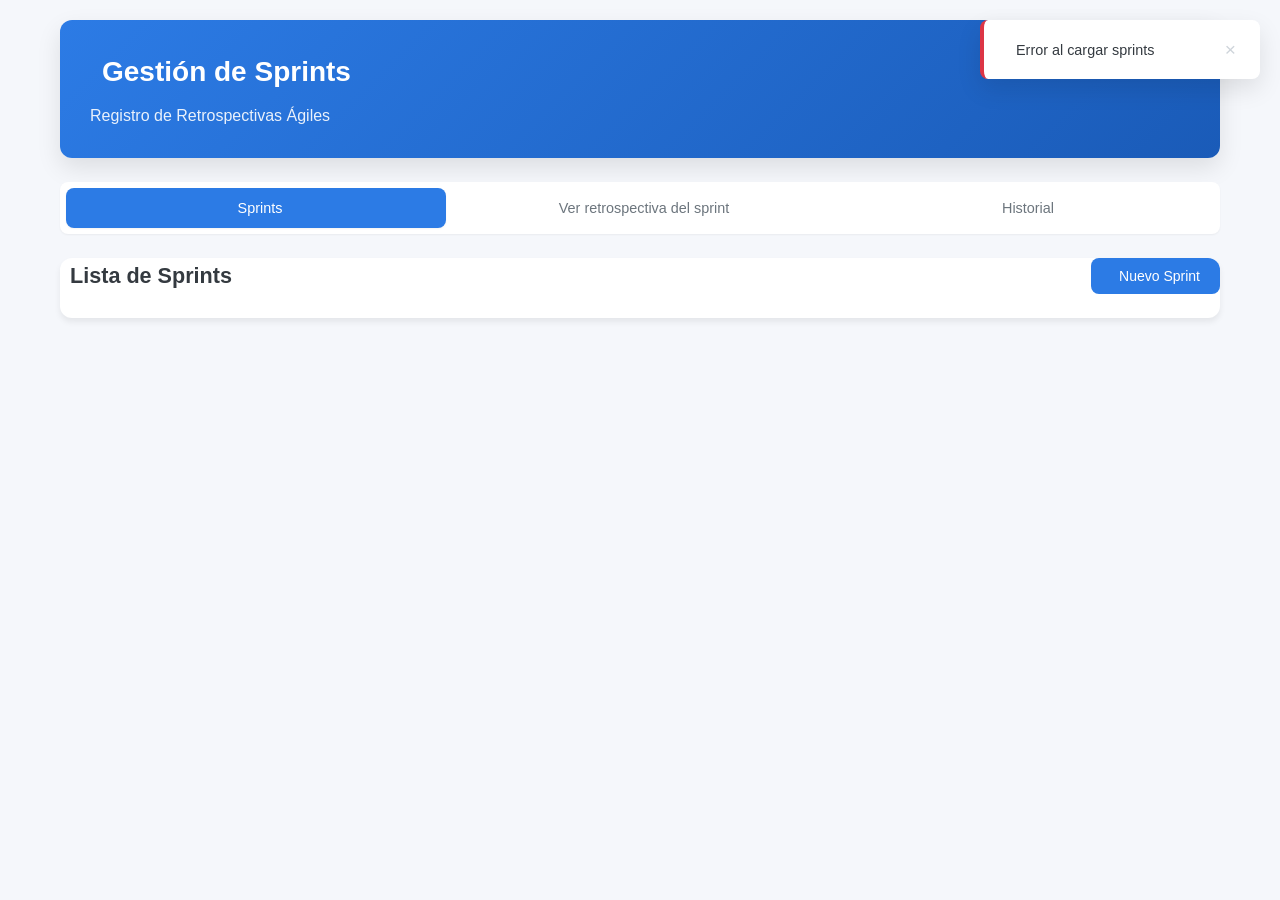
<file: front/retro-app/index.html>
<!DOCTYPE html>
<html lang="es">
<head>
    <meta charset="UTF-8">
    <meta http-equiv="refresh" content="0; url=sprints.html">
    <script>window.location.href = "sprints.html";</script>
</head>
<body>
    <p>Redirigiendo a <a href="sprints.html">Sprints</a>...</p>
</body>
</html>
</file>
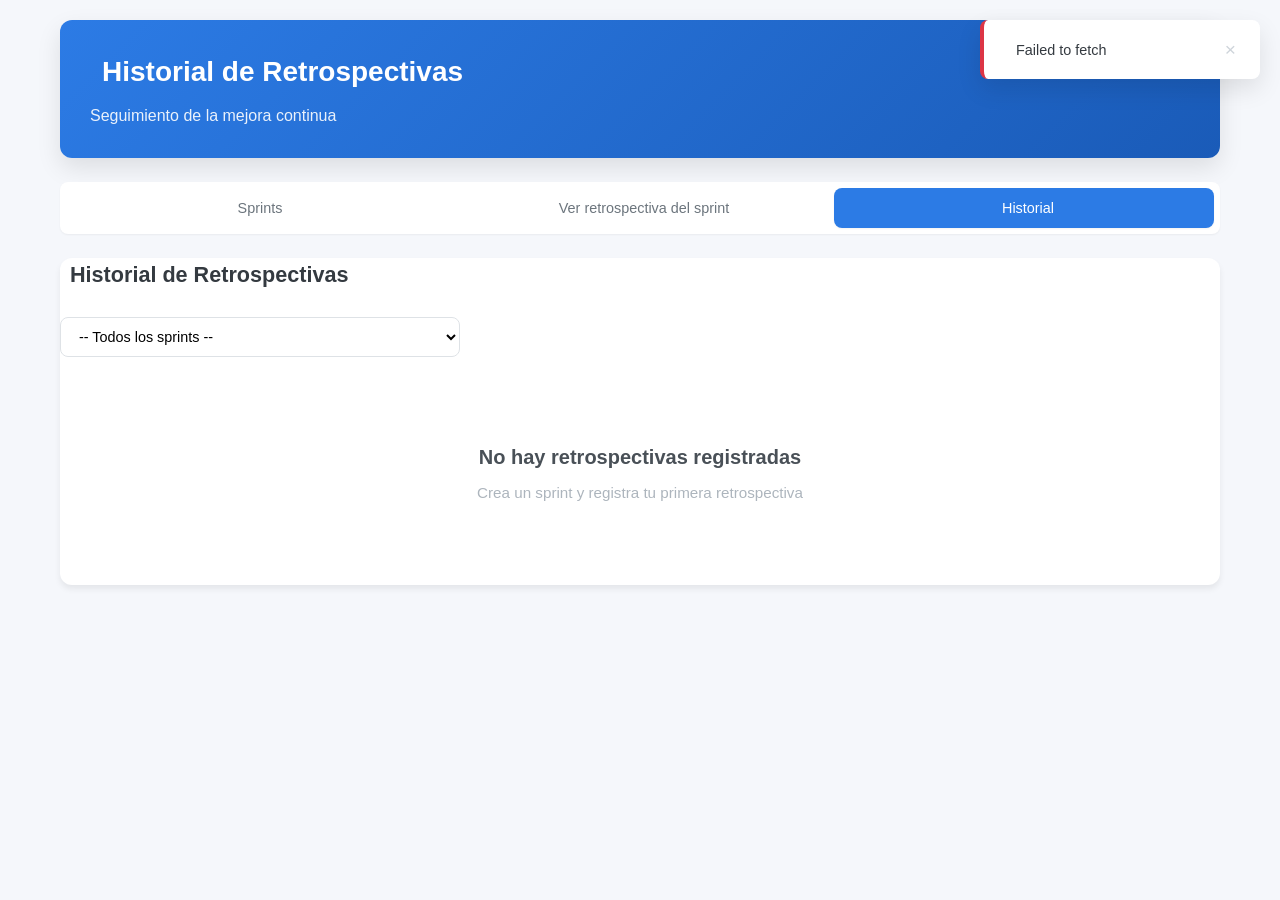
<file: front/retro-app/historial.html>
<!DOCTYPE html>
<html lang="es">
<head>
    <meta charset="UTF-8">
    <meta name="viewport" content="width=device-width, initial-scale=1.0">
    <title>Historial de Retrospectivas</title>
    <link rel="stylesheet" href="css/styles.css">
</head>
<body>
    <div class="app-container">
        <header class="header">
            <div class="header-content">
                <h1><i class="fas fa-history"></i> Historial de Retrospectivas</h1>
                <p class="subtitle">Seguimiento de la mejora continua</p>
            </div>
        </header>

        <nav class="nav-tabs" role="tablist">
            <button class="tab-btn" role="tab" onclick="location.href='sprints.html'">
                <i class="fas fa-calendar-alt"></i> Sprints
            </button>
            <button class="tab-btn" role="tab" onclick="location.href='retrospectiva.html'">
                <i class="fas fa-comments"></i> Ver retrospectiva del sprint
            </button>
            <button class="tab-btn active" role="tab" onclick="location.href='historial.html'">
                <i class="fas fa-history"></i> Historial
            </button>
        </nav>

        <main class="main-content">
            <div class="panel-header">
                <h2><i class="fas fa-history"></i> Historial de Retrospectivas</h2>
            </div>

            <div class="toast-container" id="toast-container"></div>

            <div class="historial-filters">
                <form method="get" action="historial.html" id="filter-form">
                    <select id="filter-sprint" name="sprint_id" class="form-control" onchange="this.form.submit()">
                        <option value="">-- Todos los sprints --</option>
                    </select>
                </form>
            </div>

            <div class="historial-content" id="historial-content">
                <div class="empty-state">
                    <i class="fas fa-history"></i>
                    <h3>No hay retrospectivas registradas</h3>
                    <p>Crea un sprint y registra tu primera retrospectiva</p>
                </div>
            </div>
        </main>
    </div>

    <script type="module" src="js/historial.js"></script>
</body>
</html>
</file>
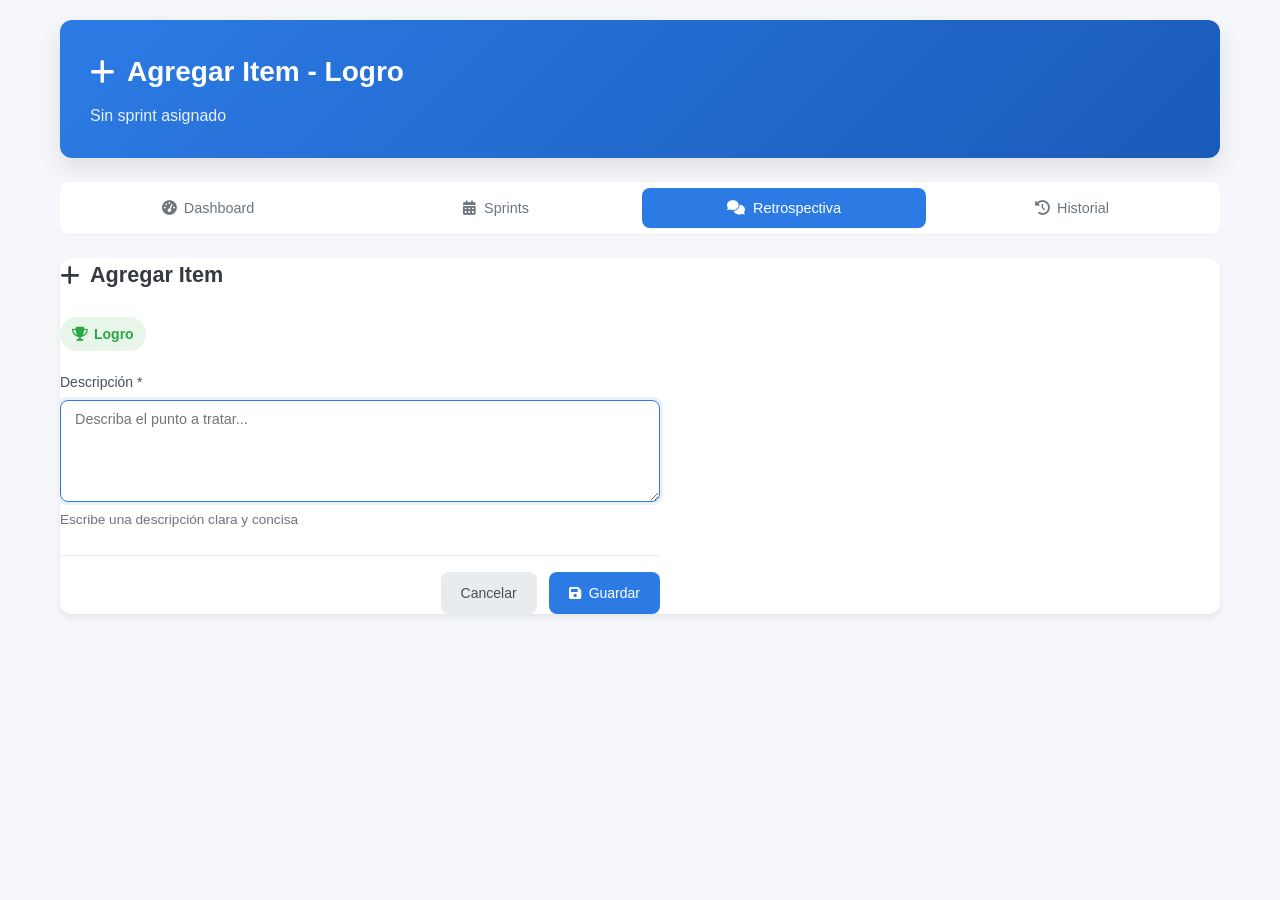
<file: front/retro-app/item_form.html>
<!DOCTYPE html>
<html lang="es">
<head>
    <meta charset="UTF-8">
    <meta name="viewport" content="width=device-width, initial-scale=1.0">
    <title>Item Form - Retrospectivas Ágiles</title>
    <link rel="stylesheet" href="css/styles.css">
    <link rel="stylesheet" href="https://cdnjs.cloudflare.com/ajax/libs/font-awesome/6.5.2/css/all.min.css">
</head>
<body>
    <script>
        const API_HOST = '127.0.0.1';
        const SPRINT_API = `http://${API_HOST}:3001`;
        const RETROSPECTIVE_API = `http://${API_HOST}:3002`;
        const FEEDBACK_API = `http://${API_HOST}:3003`;
    </script>
    <div class="app-container">
        <header class="header">
            <div class="header-content">
                <h1 id="page-title"><i class="fas fa-plus" aria-hidden="true"></i> Agregar Item</h1>
                <p class="subtitle" id="page-subtitle">Sin sprint asignado</p>
            </div>
        </header>

        <nav class="nav-tabs" role="tablist" aria-label="Navegación principal">
            <button class="tab-btn" role="tab" aria-selected="false" onclick="navigateTo('dashboard.html')">
                <i class="fas fa-tachometer-alt" aria-hidden="true"></i> Dashboard
            </button>
            <button class="tab-btn" role="tab" aria-selected="false" onclick="navigateTo('sprints.html')">
                <i class="fas fa-calendar-alt" aria-hidden="true"></i> Sprints
            </button>
            <button class="tab-btn active" role="tab" aria-selected="true" onclick="navigateTo('retrospectiva.html')">
                <i class="fas fa-comments" aria-hidden="true"></i> Retrospectiva
            </button>
            <button class="tab-btn" role="tab" aria-selected="false" onclick="navigateTo('historial.html')">
                <i class="fas fa-history" aria-hidden="true"></i> Historial
            </button>
        </nav>

        <main class="main-content" role="main" id="main-content">
            <div class="panel-header">
                <h2 id="panel-title"><i class="fas fa-plus" aria-hidden="true"></i> Agregar Item</h2>
                <div class="panel-actions" id="panel-actions"></div>
            </div>

            <div style="max-width: 600px;">
                <form id="item-form" novalidate>
                    <input type="hidden" id="item-id" name="id">
                    <input type="hidden" id="item-retro-id" name="retrospective_id">
                    <input type="hidden" id="item-categoria" name="categoria">
                    
                    <!-- Category indicator -->
                    <div id="category-badge" class="category-badge logro" style="margin-bottom: 20px; justify-content: center; font-size: 0.875rem;">
                        <i class="fas fa-trophy" aria-hidden="true"></i> Logro
                    </div>
                    
                    <div class="form-group">
                        <label for="descripcion">Descripción <span class="required" aria-hidden="true">*</span></label>
                        <textarea id="descripcion" name="descripcion" class="form-control" required rows="5"
                                  placeholder="Describa el punto a tratar..." autofocus></textarea>
                        <p class="help-text">Escribe una descripción clara y concisa</p>
                    </div>
                    
                    <!-- Action-specific fields -->
                    <div id="action-fields" style="display: none;">
                        <div class="form-group">
                            <label class="checkbox-label">
                                <input type="checkbox" id="cumplida" name="cumplida" value="1" aria-label="Marcar acción como cumplida">
                                <span class="checkmark" aria-hidden="true"></span>
                                <span>¿Acción cumplida?</span>
                            </label>
                            <p class="help-text">Marca si esta acción ya se completó</p>
                        </div>
                        
                        <div class="form-group">
                            <label for="fecha_revision">Fecha de revisión</label>
                            <input type="date" id="fecha_revision" name="fecha_revision" class="form-control">
                            <p class="help-text">Fecha opcional para revisar el cumplimiento</p>
                        </div>
                    </div>

                    <div class="form-actions">
                        <a href="#" class="btn btn-secondary" id="cancel-btn">Cancelar</a>
                        <button type="submit" class="btn btn-primary" id="submit-btn">
                            <i class="fas fa-save" aria-hidden="true"></i> Guardar
                        </button>
                    </div>
                </form>
            </div>
        </main>
    </div>

    <div class="toast-container" id="toast-container" aria-live="polite" aria-atomic="true"></div>

    <script>
        let currentRetrospectiveId = null;
        let currentSprintId = null;
        let currentCategoria = 'logro';
        let currentItemId = null;

        const labels = {
            'logro': 'Logro',
            'impedimento': 'Impedimento',
            'accion': 'Acción',
            'comentario': 'Comentario'
        };

        const icons = {
            'logro': 'trophy',
            'impedimento': 'exclamation-triangle',
            'accion': 'tasks',
            'comentario': 'sticky-note'
        };

        const colors = {
            'logro': 'var(--success)',
            'impedimento': 'var(--danger)',
            'accion': 'var(--primary)',
            'comentario': 'var(--info)'
        };

        // Mapear categoría UI a tipo API
        const typeMap = {
            'logro': 'positive',
            'impedimento': 'negative',
            'accion': 'action',
            'comentario': 'comment'
        };

        document.addEventListener('DOMContentLoaded', async () => {
            parseURLParams();
            updateUI();
            await loadSprintInfo();
            setupForm();

            // Load item if editing from URL parameter
            if (currentItemId) await loadItem(currentItemId);
        });

        function parseURLParams() {
            const params = new URLSearchParams(window.location.search);
            currentCategoria = params.get('categoria') || 'logro';
            if (!labels[currentCategoria]) currentCategoria = 'logro';
            currentSprintId = params.get('sprint_id') ? parseInt(params.get('sprint_id'), 10) : null;
            currentRetrospectiveId = params.get('retro_id')
                ? parseInt(params.get('retro_id'))
                : currentSprintId;
            currentItemId = params.get('id') ? parseInt(params.get('id')) : null;
        }

        async function loadSprintInfo() {
            if (!currentSprintId) return;

            try {
                const response = await fetch(`${SPRINT_API}/sprints/${currentSprintId}`);
                if (!response.ok) throw new Error('No se pudo cargar el sprint');
                const sprint = await response.json();
                document.getElementById('page-subtitle').textContent = `Sprint: ${sprint.nombre}`;
            } catch (error) {
                console.error('Error loading sprint:', error);
                showToast('Error al cargar el sprint', 'error');
            }
        }

        function updateUI() {
            // Update category badge
            const badge = document.getElementById('category-badge');
            if (badge) {
                badge.className = `category-badge ${currentCategoria}`;
                badge.innerHTML = `<i class="fas fa-${icons[currentCategoria]}" aria-hidden="true"></i> ${labels[currentCategoria]}`;
                badge.style.borderLeftColor = colors[currentCategoria];
            }

            // Show/hide action fields
            const actionFields = document.getElementById('action-fields');
            if (actionFields) {
                actionFields.style.display = currentCategoria === 'accion' ? 'block' : 'none';
            }

            // Update page title
            const isEdit = currentItemId !== null;
            document.getElementById('page-title').innerHTML =
                `<i class="fas fa-${isEdit ? 'edit' : 'plus'}" aria-hidden="true"></i> ${isEdit ? 'Modificar' : 'Agregar'} Item - ${labels[currentCategoria]}`;
            document.getElementById('panel-title').innerHTML =
                `<i class="fas fa-${isEdit ? 'edit' : 'plus'}" aria-hidden="true"></i> ${isEdit ? 'Modificar' : 'Agregar'} Item`;
            document.getElementById('submit-btn').innerHTML =
                `<i class="fas fa-save" aria-hidden="true"></i> ${isEdit ? 'Modificar' : 'Guardar'}`;

            // Update cancel button
            const cancelBtn = document.getElementById('cancel-btn');
            if (cancelBtn) {
                cancelBtn.href = currentSprintId
                    ? `retrospectiva.html?sprint_id=${currentSprintId}`
                    : 'retrospectiva.html';
            }
        }

        async function setupForm() {
            const form = document.getElementById('item-form');

            form.addEventListener('submit', async (e) => {
                e.preventDefault();

                const descripcion = document.getElementById('descripcion').value.trim();
                if (!descripcion) {
                    showToast('La descripción es obligatoria', 'error');
                    document.getElementById('descripcion').focus();
                    return;
                }
                if (!currentRetrospectiveId) {
                    showToast('No se indicó la retrospectiva. Vuelva a la retrospectiva.', 'error');
                    return;
                }

                const data = {
                    retrospective_id: currentRetrospectiveId,
                    type: typeMap[currentCategoria],
                    title: descripcion,
                    description: descripcion,
                    priority: 'medium',
                    order_index: 0
                };

                if (currentCategoria === 'accion') {
                    data.cumplida = document.getElementById('cumplida').checked;
                    const fecha = document.getElementById('fecha_revision').value;
                    data.due_date = fecha || null;
                }

                const submitBtn = document.getElementById('submit-btn');
                submitBtn.classList.add('loading');
                submitBtn.disabled = true;

                try {
                    let result;
                    if (currentItemId) {
                        result = await updateFeedback(currentItemId, data);
                        showToast('Item actualizado correctamente', 'success');
                    } else {
                        result = await createFeedback(data);
                        showToast('Item creado correctamente', 'success');
                    }
                    
                    // Get the retrospective to redirect back
                    // We need the sprint_id for redirect
                    const response = await fetch(`${RETROSPECTIVE_API}/retrospectives/${currentRetrospectiveId}`);
                    if (response.ok) {
                        const retro = await response.json();
                        window.location.href = `retrospectiva.html?sprint_id=${retro.sprint_id}`;
                    } else {
                        window.location.href = 'retrospectiva.html';
                    }
                } catch (error) {
                    console.error('Error saving item:', error);
                    showToast(error.message || 'Error al guardar el item', 'error');
                } finally {
                    submitBtn.classList.remove('loading');
                    submitBtn.disabled = false;
                }
            });

            // Auto-resize textarea
            const textarea = document.getElementById('descripcion');
            textarea.addEventListener('input', function () {
                this.style.height = 'auto';
                this.style.height = this.scrollHeight + 'px';
            });
        }

        async function loadItem(id) {
            try {
                const response = await fetch(`${FEEDBACK_API}/feedbacks/${id}`);
                if (!response.ok) throw new Error('No se pudo cargar el item');

                const item = await response.json();
                document.getElementById('descripcion').value = item.description || item.title;
                
                // Map API type to UI category
                currentCategoria = item.type === 'positive' ? 'logro' :
                                  item.type === 'negative' ? 'impedimento' :
                                  item.type === 'action' ? 'accion' : 'comentario';
                currentRetrospectiveId = item.retrospective_id;
                
                if (currentCategoria === 'accion') {
                    document.getElementById('cumplida').checked = item.cumplida === true || item.cumplida === 1;
                    document.getElementById('fecha_revision').value = item.due_date || '';
                }
                
                updateUI();
            } catch (e) {
                console.error('Error loading item:', e);
                showToast('Error al cargar el item', 'error');
            }
        }

        // API functions
        async function createFeedback(data) {
            const response = await fetch(`${FEEDBACK_API}/feedbacks`, {
                method: 'POST',
                headers: { 'Content-Type': 'application/json' },
                body: JSON.stringify(data)
            });
            if (!response.ok) throw new Error('Error al crear');
            return response.json();
        }

        async function updateFeedback(id, data) {
            const response = await fetch(`${FEEDBACK_API}/feedbacks/${id}`, {
                method: 'PUT',
                headers: { 'Content-Type': 'application/json' },
                body: JSON.stringify(data)
            });
            if (!response.ok) throw new Error('Error al actualizar');
            return response.json();
        }

        async function getFeedback(id) {
            const response = await fetch(`${FEEDBACK_API}/feedbacks/${id}`);
            if (!response.ok) throw new Error('No se pudo cargar el item');
            return response.json();
        }

        function navigateTo(page) { window.location.href = page; }

        function escapeHtml(text) {
            const div = document.createElement('div');
            div.textContent = text ?? '';
            return div.innerHTML;
        }

        function showToast(message, type = 'info') {
            const container = document.getElementById('toast-container');
            if (!container) return;

            const icons = {
                success: 'fa-check-circle',
                error: 'fa-exclamation-circle',
                warning: 'fa-exclamation-triangle',
                info: 'fa-info-circle'
            };

            const toast = document.createElement('div');
            toast.className = `toast ${type}`;
            toast.setAttribute('role', 'alert');
            toast.setAttribute('aria-live', 'polite');
            toast.innerHTML = `
                <i class="fas ${icons[type] || icons.info} toast-icon" aria-hidden="true"></i>
                <span class="toast-message">${escapeHtml(message)}</span>
                <button class="toast-close" aria-label="Cerrar notificación">&times;</button>
            `;

            toast.querySelector('.toast-close').addEventListener('click', () => toast.remove());
            container.appendChild(toast);

            setTimeout(() => { if (toast.parentNode) toast.remove(); }, 4000);
        }
    </script>
</body>
</html>
</file>
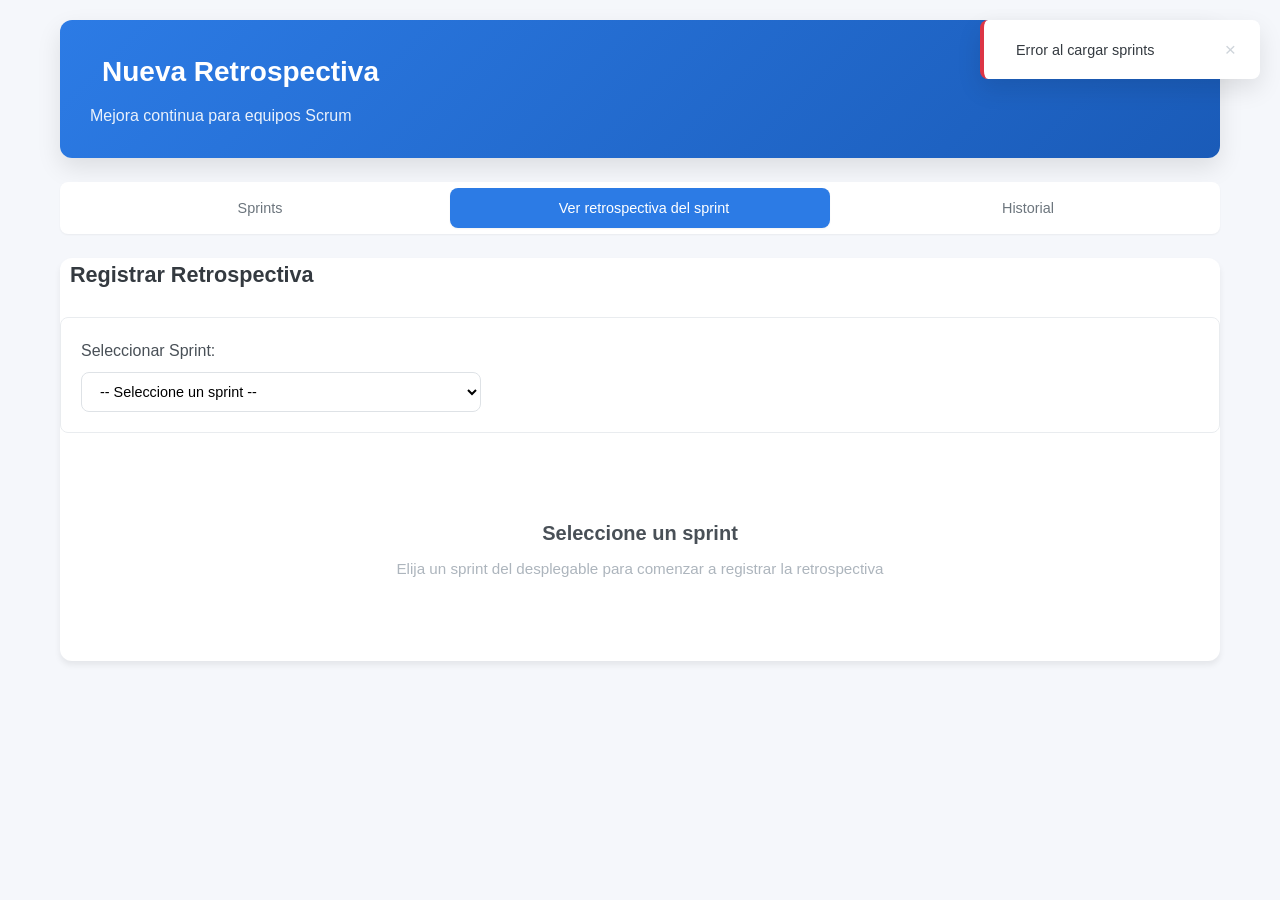
<file: front/retro-app/retrospectiva.html>
<!DOCTYPE html>
<html lang="es">
<head>
    <meta charset="UTF-8">
    <meta name="viewport" content="width=device-width, initial-scale=1.0">
    <title>Nueva Retrospectiva</title>
    <link rel="stylesheet" href="css/styles.css">
</head>
<body>
    <div class="app-container">
        <header class="header">
            <div class="header-content">
                <h1><i class="fas fa-comments"></i> Nueva Retrospectiva</h1>
                <p class="subtitle">Mejora continua para equipos Scrum</p>
            </div>
        </header>

        <nav class="nav-tabs" role="tablist">
            <button class="tab-btn" role="tab" onclick="location.href='sprints.html'">
                <i class="fas fa-calendar-alt"></i> Sprints
            </button>
            <button class="tab-btn active" role="tab" onclick="location.href='retrospectiva.html'">
                <i class="fas fa-comments"></i> Ver retrospectiva del sprint
            </button>
            <button class="tab-btn" role="tab" onclick="location.href='historial.html'">
                <i class="fas fa-history"></i> Historial
            </button>
        </nav>

        <main class="main-content">
            <div class="panel-header">
                <h2><i class="fas fa-comments"></i> Registrar Retrospectiva</h2>
            </div>

            <div class="toast-container" id="toast-container"></div>

            <!-- Sprint Selector -->
            <div class="sprint-selector">
                <label for="sprint-selector">Seleccionar Sprint:</label>
                <select id="sprint-selector" class="form-control">
                    <option value="">-- Seleccione un sprint --</option>
                </select>
            </div>

            <!-- Acciones Anteriores -->
            <div id="previous-actions"></div>

            <!-- Retrospectiva Form -->
            <div id="retro-content">
                <div class="empty-state">
                    <i class="fas fa-info-circle"></i>
                    <h3>Seleccione un sprint</h3>
                    <p>Elija un sprint del desplegable para comenzar a registrar la retrospectiva</p>
                </div>
            </div>
        </main>
    </div>

    <script type="module" src="js/retrospectiva.js"></script>
</body>
</html>
</file>
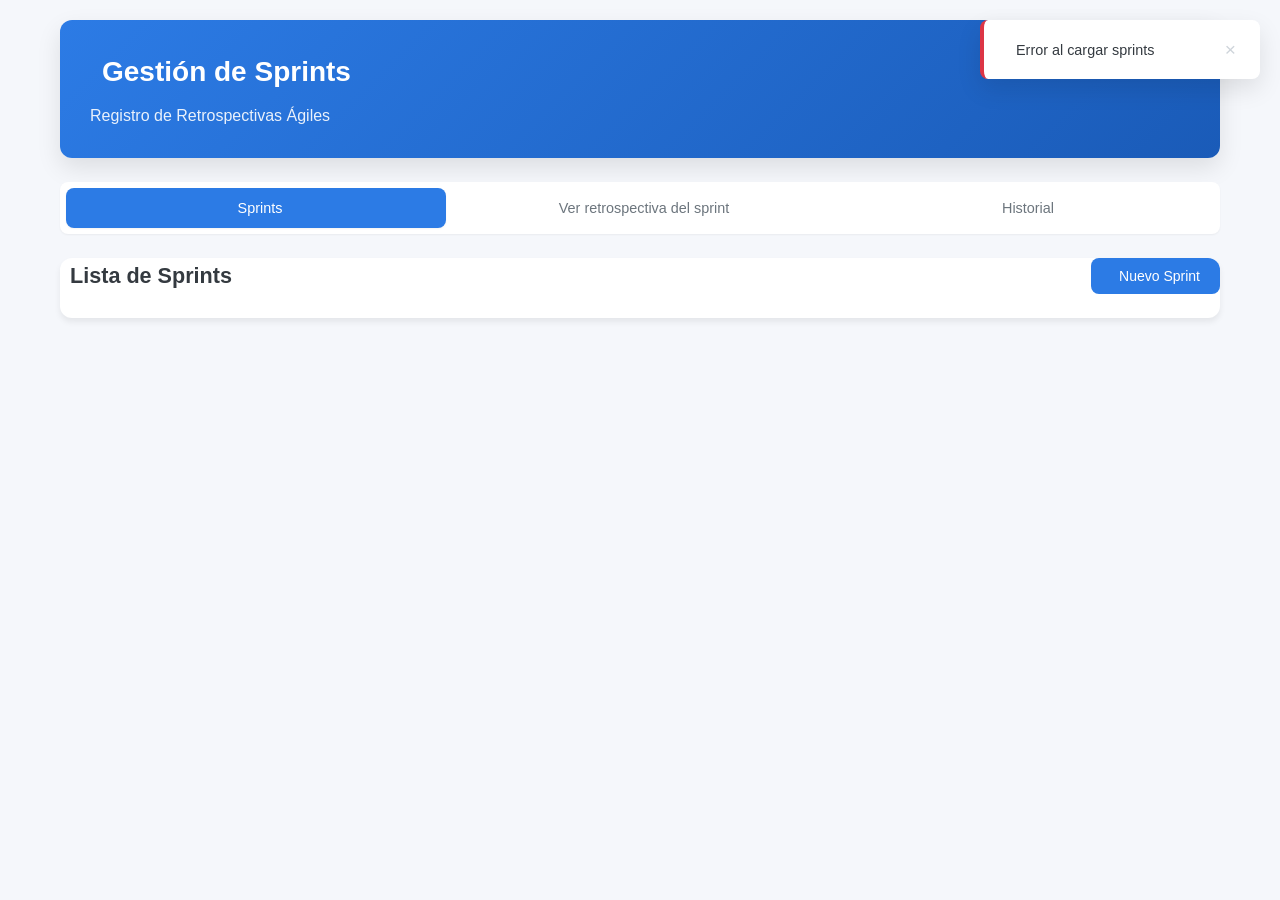
<file: front/retro-app/sprints.html>
<!DOCTYPE html>
<html lang="es">
<head>
    <meta charset="UTF-8">
    <meta name="viewport" content="width=device-width, initial-scale=1.0">
    <title>Gestión de Sprints</title>
    <link rel="stylesheet" href="css/styles.css">
</head>
<body>
    <div class="app-container">
        <header class="header">
            <div class="header-content">
                <h1><i class="fas fa-calendar-alt"></i> Gestión de Sprints</h1>
                <p class="subtitle">Registro de Retrospectivas Ágiles</p>
            </div>
        </header>

        <nav class="nav-tabs" role="tablist">
            <button class="tab-btn active" role="tab" onclick="location.href='sprints.html'">
                <i class="fas fa-calendar-alt"></i> Sprints
            </button>
            <button class="tab-btn" role="tab" onclick="location.href='retrospectiva.html'">
                <i class="fas fa-comments"></i> Ver retrospectiva del sprint
            </button>
            <button class="tab-btn" role="tab" onclick="location.href='historial.html'">
                <i class="fas fa-history"></i> Historial
            </button>
        </nav>

        <main class="main-content">
            <div class="panel-header">
                <h2><i class="fas fa-calendar-alt"></i> Lista de Sprints</h2>
                <button class="btn btn-primary" onclick="openSprintModal()">
                    <i class="fas fa-plus"></i> Nuevo Sprint
                </button>
            </div>

            <div class="toast-container" id="toast-container"></div>

            <div class="sprints-list" id="sprints-list"></div>
        </main>
    </div>

    <!-- Sprint Modal (igual que monolítico sprint_form.php pero en modal) -->
    <div class="modal" id="sprint-modal" role="dialog" aria-modal="true" aria-labelledby="modal-title">
        <div class="modal-overlay" onclick="closeSprintModal()"></div>
        <div class="modal-content">
            <div class="modal-header">
                <h3 id="modal-title"><i class="fas fa-plus"></i> Nuevo Sprint</h3>
                <button class="modal-close" onclick="closeSprintModal()" aria-label="Cerrar modal">&times;</button>
            </div>
            <form id="sprint-form" novalidate>
                <input type="hidden" name="id" id="sprint-id" value="0">
                <div class="form-group">
                    <label for="nombre">Nombre del Sprint <span class="required">*</span></label>
                    <input type="text" id="nombre" name="nombre" class="form-control" required placeholder="Ej: Sprint 1 - Autenticación">
                </div>
                <div class="form-row">
                    <div class="form-group">
                        <label for="fecha_inicio">Fecha Inicio <span class="required">*</span></label>
                        <input type="date" id="fecha_inicio" name="fecha_inicio" class="form-control" required>
                    </div>
                    <div class="form-group">
                        <label for="fecha_fin">Fecha Fin <span class="required">*</span></label>
                        <input type="date" id="fecha_fin" name="fecha_fin" class="form-control" required>
                    </div>
                </div>
                <div class="form-actions">
                    <button type="button" class="btn btn-secondary" onclick="closeSprintModal()">Cancelar</button>
                    <button type="submit" class="btn btn-primary" id="sprint-submit">
                        <i class="fas fa-save"></i> <span class="btn-text">Guardar Sprint</span>
                    </button>
                </div>
            </form>
        </div>
    </div>

    <script type="module" src="js/sprints.js"></script>
</body>
</html>
</file>
<file: front/retro-app/css/styles.css>
/* ===================================
   RESET Y VARIABLES
   =================================== */
* { margin: 0; padding: 0; box-sizing: border-box; }

:root {
    --primary: #2c7be5; --primary-dark: #1a5bb8; --primary-light: #e8f0fe;
    --secondary: #6c757d; --success: #28a745; --success-light: #e8f5e9;
    --warning: #ffc107; --warning-light: #fff8e1; --danger: #dc3545;
    --danger-light: #fce8e8; --info: #17a2b8; --info-light: #e1f5fe;
    --light: #f8f9fa; --dark: #343a40; --white: #ffffff;
    --gray-100: #f8f9fa; --gray-200: #e9ecef; --gray-300: #dee2e6;
    --gray-400: #ced4da; --gray-500: #adb5bd; --gray-600: #6c757d;
    --gray-700: #495057; --gray-800: #343a40; --gray-900: #212529;
    --shadow-sm: 0 1px 2px rgba(0,0,0,0.05); --shadow: 0 4px 6px rgba(0,0,0,0.07);
    --shadow-lg: 0 10px 25px rgba(0,0,0,0.1); --radius: 8px; --radius-lg: 12px;
    --transition: all 0.2s ease;
}

body { font-family: -apple-system, BlinkMacSystemFont, 'Segoe UI', Roboto, 'Helvetica Neue', Arial, sans-serif; background-color: #f5f7fb; color: var(--gray-800); line-height: 1.6; min-height: 100vh; }

.app-container { max-width: 1200px; margin: 0 auto; padding: 20px; }

.header { background: linear-gradient(135deg, var(--primary) 0%, var(--primary-dark) 100%); color: var(--white); padding: 30px; border-radius: var(--radius-lg); margin-bottom: 24px; box-shadow: var(--shadow-lg); }
.header-content h1 { font-size: 1.75rem; font-weight: 600; display: flex; align-items: center; gap: 12px; margin-bottom: 8px; }
.header-content .subtitle { opacity: 0.9; font-size: 1rem; }

.nav-tabs { display: flex; gap: 4px; background: var(--white); padding: 6px; border-radius: var(--radius); box-shadow: var(--shadow-sm); margin-bottom: 24px; flex-wrap: wrap; }
.tab-btn { flex: 1; min-width: 140px; padding: 12px 20px; border: none; background: transparent; color: var(--gray-600); font-size: 0.9rem; font-weight: 500; border-radius: var(--radius); cursor: pointer; display: flex; align-items: center; justify-content: center; gap: 8px; transition: var(--transition); }
.tab-btn:hover { background: var(--gray-100); color: var(--gray-800); }
.tab-btn.active { background: var(--primary); color: var(--white); box-shadow: var(--shadow-sm); }

.main-content { background: var(--white); border-radius: var(--radius-lg); box-shadow: var(--shadow); overflow: hidden; }
.tab-panel { display: none; padding: 30px; }
.tab-panel.active { display: block; animation: fadeIn 0.3s ease; }
@keyframes fadeIn { from { opacity: 0; transform: translateY(10px); } to { opacity: 1; transform: translateY(0); } }

.panel-header { display: flex; justify-content: space-between; align-items: center; margin-bottom: 24px; flex-wrap: wrap; gap: 16px; }
.panel-header h2 { font-size: 1.35rem; font-weight: 600; display: flex; align-items: center; gap: 10px; color: var(--gray-800); }

.btn { display: inline-flex; align-items: center; justify-content: center; gap: 8px; padding: 10px 20px; border: none; border-radius: var(--radius); font-size: 0.875rem; font-weight: 500; cursor: pointer; transition: var(--transition); text-decoration: none; }
.btn:disabled { opacity: 0.6; cursor: not-allowed; }
.btn-primary { background: var(--primary); color: var(--white); }
.btn-primary:hover:not(:disabled) { background: var(--primary-dark); }
.btn-secondary { background: var(--gray-200); color: var(--gray-700); }
.btn-secondary:hover:not(:disabled) { background: var(--gray-300); }
.btn-success { background: var(--success); color: var(--white); }
.btn-success:hover:not(:disabled) { background: #218838; }
.btn-danger { background: var(--danger); color: var(--white); }
.btn-danger:hover:not(:disabled) { background: #c82333; }
.btn-sm { padding: 6px 12px; font-size: 0.8rem; }
.btn-add { background: var(--primary-light); color: var(--primary); }
.btn-add:hover { background: var(--primary); color: var(--white); }
.btn-icon { padding: 6px; background: transparent; color: var(--gray-500); border-radius: 4px; }
.btn-icon:hover { background: var(--gray-100); color: var(--danger); }
.form-actions { display: flex; justify-content: flex-end; gap: 12px; margin-top: 24px; padding-top: 16px; border-top: 1px solid var(--gray-200); }

.form-group { margin-bottom: 20px; }
.form-row { display: grid; grid-template-columns: 1fr 1fr; gap: 16px; }
.form-group label { display: block; margin-bottom: 6px; font-weight: 500; color: var(--gray-700); font-size: 0.875rem; }
.form-control, .form-group input, .form-group select, .form-group textarea { width: 100%; padding: 10px 14px; border: 1px solid var(--gray-300); border-radius: var(--radius); font-size: 0.9rem; font-family: inherit; transition: var(--transition); background: var(--white); }
.form-control:focus, .form-group input:focus, .form-group select:focus, .form-group textarea:focus { outline: none; border-color: var(--primary); box-shadow: 0 0 0 3px var(--primary-light); }
.form-group textarea { resize: vertical; min-height: 100px; }
.checkbox-label { display: flex; align-items: center; gap: 10px; cursor: pointer; font-weight: normal; }
.checkbox-label input[type="checkbox"] { width: 18px; height: 18px; accent-color: var(--primary); }
.help-text { font-size: 0.85rem; color: var(--gray-600); margin-bottom: 16px; }

.modal { display: none; position: fixed; top: 0; left: 0; width: 100%; height: 100%; z-index: 1000; align-items: center; justify-content: center; padding: 20px; }
.modal.active { display: flex; animation: fadeIn 0.2s ease; }
.modal-overlay { position: fixed; top: 0; left: 0; width: 100%; height: 100%; background: rgba(0,0,0,0.5); z-index: 999; opacity: 0; visibility: hidden; transition: var(--transition); }
.modal-overlay.active { opacity: 1; visibility: visible; }
.modal-content { background: var(--white); border-radius: var(--radius-lg); box-shadow: var(--shadow-lg); width: 100%; max-width: 500px; max-height: 90vh; overflow-y: auto; margin: 20px; transform: scale(0.95); transition: var(--transition); }
.modal.active .modal-content { transform: scale(1); }
.modal-header { display: flex; justify-content: space-between; align-items: center; padding: 20px 24px; border-bottom: 1px solid var(--gray-200); }
.modal-header h3 { font-size: 1.1rem; font-weight: 600; display: flex; align-items: center; gap: 8px; }
.modal-close { background: none; border: none; font-size: 1.5rem; color: var(--gray-400); cursor: pointer; padding: 4px; line-height: 1; transition: var(--transition); border-radius: 4px; }
.modal-close:hover { color: var(--danger); background: var(--danger-light); }

.toast-container { position: fixed; top: 20px; right: 20px; z-index: 2000; display: flex; flex-direction: column; gap: 10px; pointer-events: none; }
.toast { background: var(--white); border-radius: var(--radius); box-shadow: var(--shadow-lg); padding: 16px 20px; display: flex; align-items: center; gap: 12px; min-width: 280px; max-width: 400px; animation: slideIn 0.3s ease; border-left: 4px solid var(--primary); pointer-events: auto; }
.toast.success { border-left-color: var(--success); }
.toast.error { border-left-color: var(--danger); }
.toast.warning { border-left-color: var(--warning); }
.toast.info { border-left-color: var(--info); }
@keyframes slideIn { from { transform: translateX(100%); opacity: 0; } to { transform: translateX(0); opacity: 1; } }
.toast-icon { font-size: 1.2rem; flex-shrink: 0; }
.toast.success .toast-icon { color: var(--success); }
.toast.error .toast-icon { color: var(--danger); }
.toast.warning .toast-icon { color: var(--warning); }
.toast.info .toast-icon { color: var(--info); }
.toast-message { flex: 1; font-size: 0.9rem; line-height: 1.4; }
.toast-close { background: none; border: none; color: var(--gray-400); cursor: pointer; padding: 4px; transition: var(--transition); font-size: 1.2rem; line-height: 1; flex-shrink: 0; }
.toast-close:hover { color: var(--gray-700); }

/* Dashboard Stats */
.stats-grid { display: grid; grid-template-columns: repeat(auto-fit, minmax(200px, 1fr)); gap: 20px; margin-bottom: 30px; }
.stat-card { background: var(--white); border: 1px solid var(--gray-200); border-radius: var(--radius); padding: 24px; display: flex; align-items: center; gap: 16px; transition: var(--transition); }
.stat-card:hover { border-color: var(--primary); box-shadow: var(--shadow); }
.stat-icon { width: 56px; height: 56px; border-radius: var(--radius); display: flex; align-items: center; justify-content: center; font-size: 1.5rem; color: var(--white); }
.stat-icon.sprints { background: var(--primary); }
.stat-icon.retrospectives { background: var(--info); }
.stat-icon.actions { background: var(--warning); color: var(--dark); }
.stat-icon.completion { background: var(--success); }
.stat-info h3 { font-size: 0.875rem; font-weight: 500; color: var(--gray-600); margin-bottom: 4px; }
.stat-info .stat-value { font-size: 2rem; font-weight: 700; color: var(--gray-800); }

/* Sprint Cards */
.sprints-list { display: grid; gap: 16px; }
.sprint-card { background: var(--white); border: 1px solid var(--gray-200); border-radius: var(--radius); padding: 20px; transition: var(--transition); position: relative; overflow: hidden; }
.sprint-card::before { content: ''; position: absolute; top: 0; left: 0; right: 0; height: 4px; background: linear-gradient(90deg, var(--primary), var(--info)); opacity: 0; transition: var(--transition); }
.sprint-card:hover { border-color: var(--primary); box-shadow: var(--shadow); transform: translateY(-2px); }
.sprint-card:hover::before { opacity: 1; }
.sprint-card-header { display: flex; justify-content: space-between; align-items: flex-start; margin-bottom: 12px; flex-wrap: wrap; gap: 12px; }
.sprint-card h3 { font-size: 1.1rem; font-weight: 600; color: var(--gray-800); }
.sprint-card-dates { display: flex; gap: 16px; font-size: 0.85rem; color: var(--gray-600); }
.sprint-card-dates span { display: flex; align-items: center; gap: 6px; }
.sprint-card-actions { display: flex; gap: 8px; flex-wrap: wrap; }
.sprint-card-stats { display: flex; flex-wrap: wrap; gap: 12px; padding-top: 16px; border-top: 1px solid var(--gray-200); margin-top: 12px; }
.stat-item { display: inline-flex; align-items: center; gap: 6px; font-size: 0.8rem; color: var(--gray-600); padding: 4px 10px; background: var(--gray-100); border-radius: 20px; font-weight: 500; }
.stat-item i { width: 14px; text-align: center; font-size: 0.75rem; }
.stat-item.logro i { color: var(--success); }
.stat-item.impedimento i { color: var(--danger); }
.stat-item.accion i { color: var(--primary); }
.stat-item.comentario i { color: var(--info); }

/* Retro Items */
.retro-form { display: grid; gap: 24px; }
.retro-section { background: var(--gray-50); border-radius: var(--radius); padding: 20px; border: 1px solid var(--gray-200); animation: fadeIn 0.3s ease; }
.section-header { display: flex; justify-content: space-between; align-items: center; margin-bottom: 16px; flex-wrap: wrap; gap: 12px; }
.section-header h3 { font-size: 1rem; font-weight: 600; display: flex; align-items: center; gap: 8px; }
.section-header .logro { color: var(--success); }
.section-header .impedimento { color: var(--danger); }
.section-header .accion { color: var(--primary); }
.section-header .comentario { color: var(--info); }
.items-container { display: grid; gap: 12px; }
.retro-item { background: var(--white); border: 1px solid var(--gray-200); border-radius: var(--radius); padding: 16px; display: flex; align-items: flex-start; gap: 12px; transition: var(--transition); animation: slideUp 0.3s ease; }
@keyframes slideUp { from { opacity: 0; transform: translateY(10px); } to { opacity: 1; transform: translateY(0); } }
.retro-item:hover { border-color: var(--gray-300); box-shadow: var(--shadow-sm); }
.retro-item.categoria-logro { border-left: 4px solid var(--success); }
.retro-item.categoria-impedimento { border-left: 4px solid var(--danger); }
.retro-item.categoria-accion { border-left: 4px solid var(--primary); }
.retro-item.categoria-comentario { border-left: 4px solid var(--info); }
.item-icon { width: 36px; height: 36px; border-radius: var(--radius); display: flex; align-items: center; justify-content: center; flex-shrink: 0; font-size: 0.9rem; }
.retro-item.categoria-logro .item-icon { background: var(--success-light); color: var(--success); }
.retro-item.categoria-impedimento .item-icon { background: var(--danger-light); color: var(--danger); }
.retro-item.categoria-accion .item-icon { background: var(--primary-light); color: var(--primary); }
.retro-item.categoria-comentario .item-icon { background: var(--info-light); color: var(--info); }
.item-content { flex: 1; min-width: 0; }
.item-text { font-size: 0.9rem; color: var(--gray-800); margin-bottom: 8px; line-height: 1.5; }
.item-meta { display: flex; flex-wrap: wrap; gap: 12px; font-size: 0.75rem; color: var(--gray-500); }
.item-meta span { display: flex; align-items: center; gap: 4px; }
.item-actions { display: flex; gap: 4px; flex-shrink: 0; }

/* Category Badges */
.category-badge { display: inline-flex; align-items: center; gap: 6px; padding: 6px 12px; border-radius: 20px; font-size: 0.75rem; font-weight: 600; text-transform: capitalize; }
.category-badge.logro { background: var(--success-light); color: var(--success); }
.category-badge.impedimento { background: var(--danger-light); color: var(--danger); }
.category-badge.accion { background: var(--primary-light); color: var(--primary); }
.category-badge.comentario { background: var(--info-light); color: var(--info); }

/* Empty State */
.empty-state { text-align: center; padding: 60px 20px; color: var(--gray-500); }
.empty-state i { font-size: 3.5rem; margin-bottom: 16px; opacity: 0.4; }
.empty-state h3 { margin-bottom: 8px; color: var(--gray-700); font-size: 1.25rem; }
.empty-state p { margin-bottom: 20px; font-size: 0.95rem; }
.empty-state .btn { margin-top: 8px; }

/* Acciones Anteriores */
.acciones-anteriores { background: var(--warning-light); border: 1px solid var(--warning); border-radius: var(--radius); padding: 20px; margin-bottom: 24px; }
.acciones-anteriores h3 { display: flex; align-items: center; gap: 8px; color: var(--gray-800); margin-bottom: 8px; }
.accion-anterior-item { background: var(--white); border: 1px solid var(--gray-200); border-radius: var(--radius); padding: 14px; margin-bottom: 12px; display: flex; align-items: center; gap: 12px; transition: var(--transition); }
.accion-anterior-item:last-child { margin-bottom: 0; }
.accion-anterior-item:hover { border-color: var(--warning); box-shadow: var(--shadow-sm); }
.accion-anterior-form { display: flex; align-items: center; gap: 12px; width: 100%; }
.accion-anterior-checkbox { width: 22px; height: 22px; accent-color: var(--success); flex-shrink: 0; cursor: pointer; }
.accion-anterior-texto { flex: 1; font-size: 0.9rem; }
.accion-anterior-fecha { font-size: 0.75rem; color: var(--gray-500); white-space: nowrap; }

/* Sprint Selector */
.sprint-selector { background: var(--gray-50); padding: 20px; border-radius: var(--radius); margin-bottom: 24px; border: 1px solid var(--gray-200); }
.sprint-selector label { display: block; margin-bottom: 8px; font-weight: 500; color: var(--gray-700); }
.sprint-selector .form-control { max-width: 400px; }

/* Historial */
.historial-filters { margin-bottom: 24px; }
.historial-filters .form-control { max-width: 400px; }
.historial-content { display: grid; gap: 20px; }
.historial-sprint { border: 1px solid var(--gray-200); border-radius: var(--radius-lg); overflow: hidden; background: var(--white); }
.historial-sprint-header { background: var(--gray-50); padding: 20px; border-bottom: 1px solid var(--gray-200); display: flex; justify-content: space-between; align-items: center; flex-wrap: wrap; gap: 12px; }
.historial-sprint-header h3 { font-size: 1.1rem; font-weight: 600; margin-bottom: 4px; }
.historial-sprint-dates { font-size: 0.85rem; color: var(--gray-600); }
.historial-categorias { padding: 20px; display: grid; gap: 20px; }
.historial-categoria { background: var(--gray-50); border-radius: var(--radius); padding: 16px; }
.historial-categoria-header { display: flex; align-items: center; gap: 8px; font-weight: 600; margin-bottom: 12px; padding-bottom: 8px; border-bottom: 1px solid var(--gray-200); }
.historial-categoria-header.logro { color: var(--success); }
.historial-categoria-header.impedimento { color: var(--danger); }
.historial-categoria-header.accion { color: var(--primary); }
.historial-categoria-header.comentario { color: var(--info); }
.historial-items { display: grid; gap: 8px; }
.historial-item { background: var(--white); padding: 12px 16px; border-radius: var(--radius); border: 1px solid var(--gray-200); font-size: 0.875rem; transition: var(--transition); }
.historial-item:hover { border-color: var(--gray-300); box-shadow: var(--shadow-sm); }
.historial-item.accion.cumplida { background: var(--success-light); border-color: var(--success); }
.historial-item.accion.no-cumplida { background: var(--danger-light); border-color: var(--danger); }
.item-fecha { font-size: 0.7rem; color: var(--gray-500); margin-top: 4px; }

/* Service Status */
.service-status { display: flex; gap: 16px; margin-bottom: 24px; flex-wrap: wrap; }
.service-badge { display: inline-flex; align-items: center; gap: 8px; padding: 8px 16px; border-radius: 20px; font-size: 0.8rem; font-weight: 500; }
.service-badge.online { background: var(--success-light); color: var(--success); }
.service-badge.offline { background: var(--danger-light); color: var(--danger); }
.service-badge i { font-size: 0.75rem; }

/* Loading */
.loading { position: relative; pointer-events: none; opacity: 0.6; }
.loading::after { content: ''; position: absolute; top: 50%; left: 50%; width: 24px; height: 24px; margin: -12px 0 0 -12px; border: 2px solid var(--gray-200); border-top-color: var(--primary); border-radius: 50%; animation: spin 0.8s linear infinite; }
@keyframes spin { to { transform: rotate(360deg); } }

/* Focus Visible */
:focus-visible { outline: 2px solid var(--primary); outline-offset: 2px; }
button:focus-visible, a:focus-visible, input:focus-visible, select:focus-visible, textarea:focus-visible { outline: 2px solid var(--primary); outline-offset: 2px; }

/* Responsive */
@media (max-width: 768px) {
    .app-container { padding: 12px; }
    .header { padding: 20px; }
    .header-content h1 { font-size: 1.4rem; }
    .tab-panel { padding: 20px; }
    .form-row { grid-template-columns: 1fr; }
    .panel-header { flex-direction: column; align-items: flex-start; }
    .panel-actions { width: 100%; justify-content: flex-start; }
    .sprint-card-header { flex-direction: column; align-items: flex-start; }
    .sprint-card-actions { width: 100%; justify-content: flex-start; }
    .sprint-card-stats { flex-direction: column; gap: 8px; }
    .retro-item { flex-direction: column; }
    .item-actions { align-self: flex-end; width: 100%; justify-content: flex-end; padding-top: 8px; border-top: 1px solid var(--gray-200); }
    .accion-anterior-form { flex-direction: column; align-items: flex-start; }
    .accion-anterior-fecha { margin-left: 32px; }
    .toast-container { left: 12px; right: 12px; }
    .toast { min-width: auto; }
    .historial-sprint-header { flex-direction: column; align-items: flex-start; }
    .section-header { flex-direction: column; align-items: flex-start; }
    .stats-grid { grid-template-columns: 1fr 1fr; }
}
@media (max-width: 480px) {
    .nav-tabs { flex-direction: column; }
    .tab-btn { justify-content: flex-start; }
    .sprint-card-actions { flex-direction: column; }
    .sprint-card-actions .btn { width: 100%; justify-content: center; }
    .form-actions { flex-direction: column; }
    .form-actions .btn { width: 100%; justify-content: center; }
    .item-actions { flex-direction: column; gap: 4px; }
    .stats-grid { grid-template-columns: 1fr; }
}
</file>
